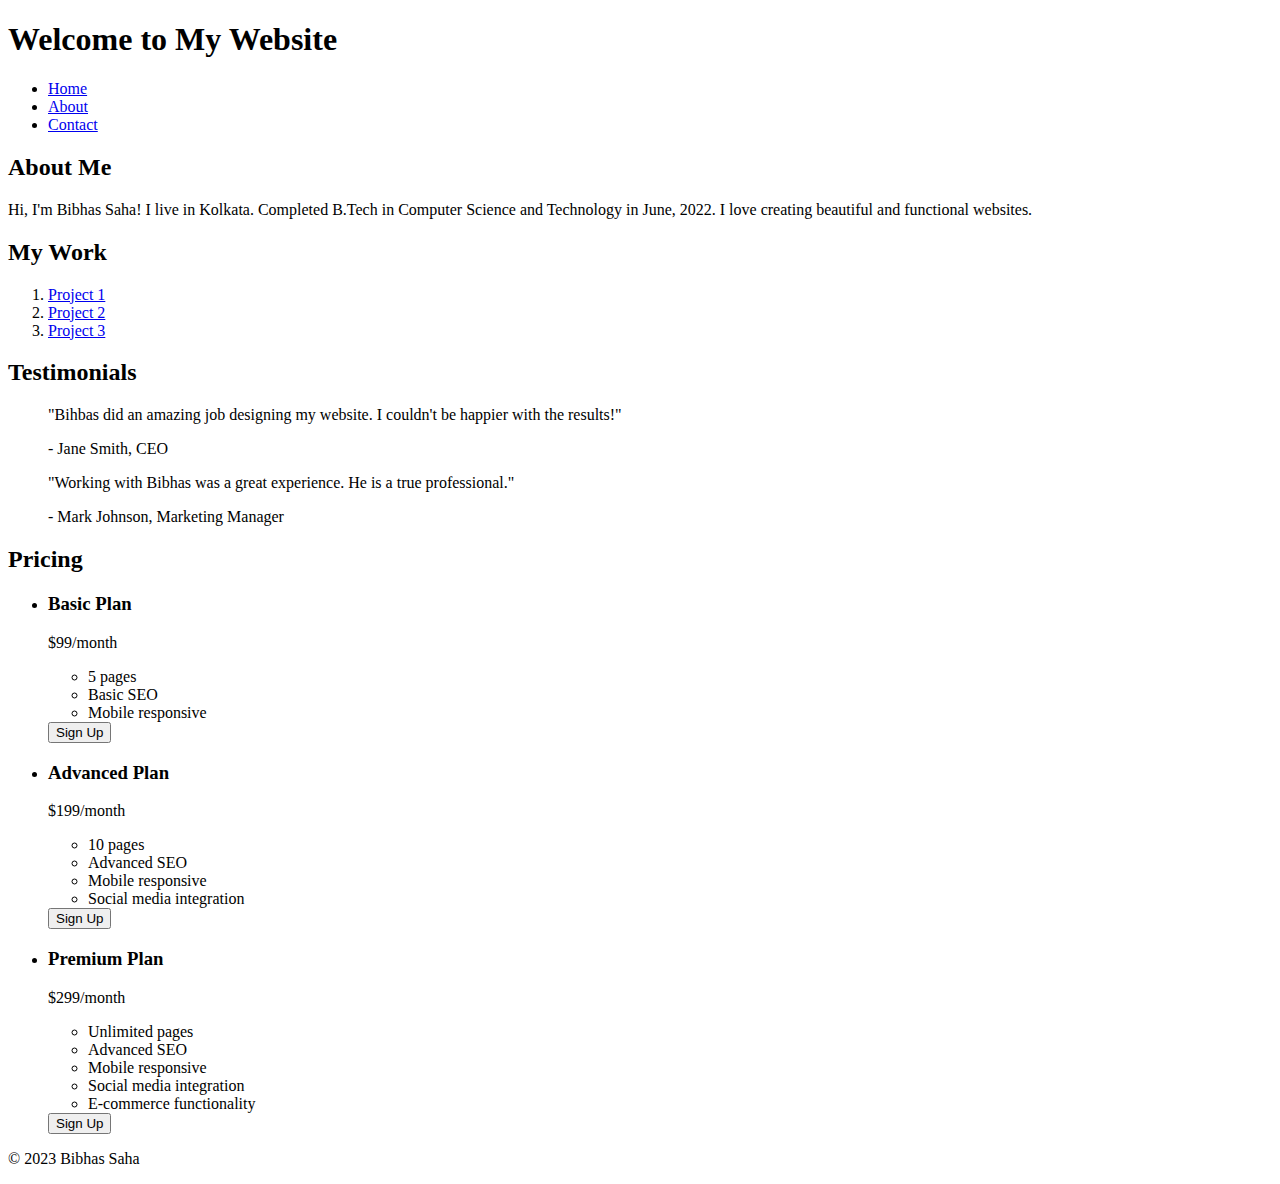
<file: FN1/index.html>
<!DOCTYPE html>
<html lang="en">
<head>
    <meta charset="UTF-8">
    <meta http-equiv="X-UA-Compatible" content="IE=edge">
    <meta name="viewport" content="width=device-width, initial-scale=1.0">
    <title>My Wesbite</title>
</head>
<body>
    <header>
        <h1>Welcome to My Website</h1>
        <nav>
            <ul>
                <li><a href="#">Home</a></li>
                <li><a href="#">About</a></li>
                <li><a href="#">Contact</a></li>
            </ul>
        </nav>
    </header>
    <section>
        <h2>About Me</h2>
        <p>Hi, I'm Bibhas Saha! I live in Kolkata. Completed B.Tech in Computer Science and Technology in June, 2022. 
            I love creating beautiful and functional websites.</p>
    </section>
    <section>
        <h2>My Work</h2>
        <ol>
            <li><a href="#">Project 1</a></li>
            <li><a href="#">Project 2</a></li>
            <li><a href="#">Project 3</a></li>
        </ol>
    </section>
    <section>
        <h2>Testimonials</h2>
        <blockquote>
            "Bihbas did an amazing job designing my website. I couldn't be happier with the results!"
        </blockquote>
        <blockquote>
            - Jane Smith, CEO
        </blockquote>
        <blockquote>
            "Working with Bibhas was a great experience. He is a true professional."
        </blockquote>
        <blockquote>
            - Mark Johnson, Marketing Manager
        </blockquote>
    </section>
    <section>
        <h2>Pricing</h2>
        <ul>
            <li>
                <h3>Basic Plan</h3>
                <p>$99/month</p>
                <ul>
                    <li>5 pages</li>
                    <li>Basic SEO</li>
                    <li>Mobile responsive</li>
                </ul>
                <button>Sign Up</button>
            </li>
            <li>
                <h3>Advanced Plan</h3>
                <p>$199/month</p>
                <ul>
                    <li>10 pages</li>
                    <li>Advanced SEO</li>
                    <li>Mobile responsive</li>
                    <li>Social media integration</li>
                </ul>
                <button>Sign Up</button>
            </li>
            <li>
                <h3>Premium Plan</h3>
                <p>$299/month</p>
                <ul>
                    <li>Unlimited pages</li>
                    <li>Advanced SEO</li>
                    <li>Mobile responsive</li>
                    <li>Social media integration</li>
                    <li>E-commerce functionality</li>
                </ul>
                <button>Sign Up</button>
            </li>
        </ul>
    </section>
    <footer>
        <p>© 2023 Bibhas Saha</p>
    </footer>
</body>
</html>
</file>
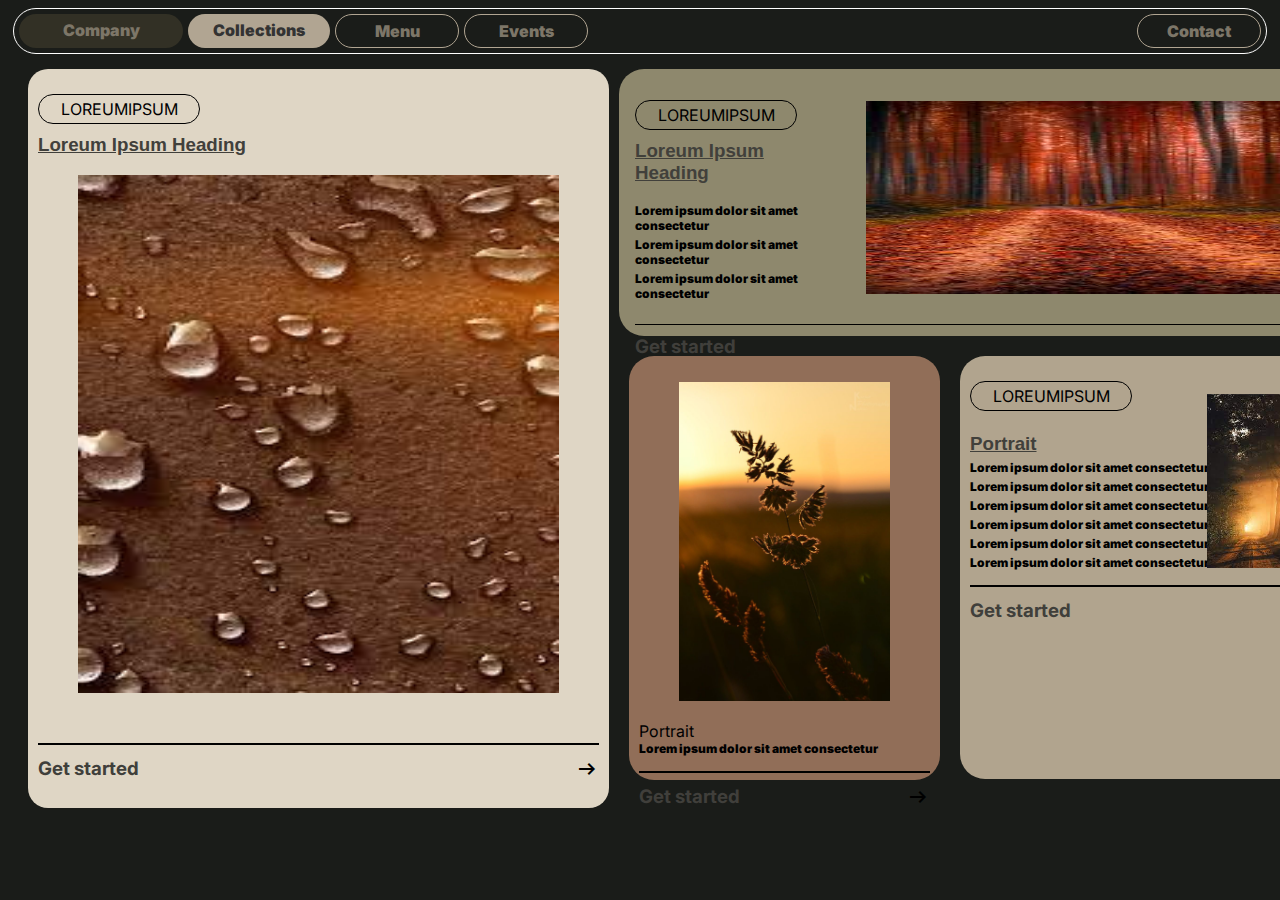
<file: FN1/Final Test/index.html>
<!DOCTYPE html>
<html lang="en">
  <head>
    <meta charset="UTF-8" />
    <meta http-equiv="X-UA-Compatible" content="IE=edge" />
    <meta name="viewport" content="width=device-width, initial-scale=1.0" />
    <title>F1 Module Test</title>
    <link
      rel="stylesheet"
      href="https://fonts.googleapis.com/css2?family=Material+Symbols+Outlined:opsz,wght,FILL,GRAD@48,400,0,0"
    />
    <link rel="preconnect" href="https://fonts.googleapis.com" />
    <link rel="preconnect" href="https://fonts.gstatic.com" crossorigin />
    <link
      href="https://fonts.googleapis.com/css2?family=Inter:wght@300&display=swap"
      rel="stylesheet"
    />
    <link rel="stylesheet" href="styles.css" />
  </head>
  <body>
    <nav>
      <div class="Container">
        <div class="left_half">
          <div class="item i1"><a href="#">Company</a></div>
          <div class="item i2">
            <a href="#" class="collection">Collections</a>
          </div>
          <div class="item i3"><a href="#">Menu</a></div>
          <div class="item i4"><a href="#">Events</a></div>
        </div>
        <div class="right_half">
          <div class="item i5"><a href="#">Contact</a></div>
        </div>
      </div>
    </nav>

    <main>
      <div class="left-part">
        <div class="div1">
          <div class="i6">LOREUMIPSUM</div>
          <h3 class="heading1">Loreum Ipsum Heading</h3>
          <figure><img class="img1" src="photo1.jpg" alt="" /></figure>
          <div class="line"></div>
          <div class="btm2">
            <h3 class="head3">Get started</h3>
            <span class="material-symbols-outlined"> arrow_right_alt </span>
          </div>
        </div>
      </div>
      <div class="right-part">
        <div class="cont">
          <div class="div2">
            <div class="left-half">
              <div class="i6">LOREUMIPSUM</div>
              <h3 class="heading1">Loreum Ipsum Heading</h3>
              <p>Lorem ipsum dolor sit amet consectetur</p>
              <p>Lorem ipsum dolor sit amet consectetur</p>
              <p>Lorem ipsum dolor sit amet consectetur</p>
            </div>
            <div class="right-half">
                <figure><img class="image2" src="photo2.jpg" alt="" /></figure>
            </div>
          </div>
          <div class="bt1">
            <h3 class="head3">Get started</h3>
            <span class="material-symbols-outlined"> arrow_right_alt </span>
          </div>
        </div>

        <div class="last2">
          <div class="div3">
            <figure><img class="image3" src="photo3.jpg" alt="" /></figure
            <h3 class="heading1">Portrait</h3>
            <div class="p1">
              <p>Lorem ipsum dolor sit amet consectetur</p>            
            </div>
            <div class="line"></div>
            <div class="btm2">
              <h3 class="head3">Get started</h3>
              <span class="material-symbols-outlined"> arrow_right_alt </span>
            </div>
          </div>
          <div class="div4">
            <div class="i6">LOREUMIPSUM</div>
            <div class="both">
              <h3 class="heading1 last-head">Portrait</h3>
            <figure><img class="img2" src="photo4.jpg" alt="" /></figure>
            </div>
            <div class="para-last">
              <p>Lorem ipsum dolor sit amet consectetur</p>
              <p>Lorem ipsum dolor sit amet consectetur</p>
              <p>Lorem ipsum dolor sit amet consectetur</p>
              <p>Lorem ipsum dolor sit amet consectetur</p>
              <p>Lorem ipsum dolor sit amet consectetur</p>
              <p>Lorem ipsum dolor sit amet consectetur</p>
            </div>

            <div class="line"></div>
            <div class="btm2 last-col">
              <h3 class="head3">Get started</h3>
              <span class="material-symbols-outlined"> arrow_right_alt </span>
            </div>
          </div>
        </div>
      </div>
    </main>
  </body>
</html>
</file>
<file: FN1/Final Test/styles.css>
body {
    background-color: #1a1c19;
    font-family: "Inter", sans-serif;
  }
  .Container {
    display: flex;
    justify-content: space-between;
    border: 0.1px solid white;
    border-radius: 25px;
    margin: 5px;
    padding: 5px;
  }
  .left_half {
    display: flex;
    gap: 5px;
  }
  a {
    text-decoration: none;
    color: #7d7668;
    font-weight: 900;
  }
  .collection {
    color: #333333;
  }
  .image2 {
    width: 459px;
    height: 193px;
  }
  .item {
    padding: 6px;
    width: 130px;
    text-align: center;
    border-radius: 20px;
  }
  .i1 {
    background-color: #323025;
    border: none;
    width: 152px;
  }
  .i2 {
    background-color: #b1a592;
    border: none;
    color: #605c55;
  }
  
  .i3 {
    border: 0.1px solid #b1a592;
    width: 110px;
  }
  .i4 {
    border: 0.1px solid #b1a592;
    width: 110px;
  }
  
  .i5 {
    border: 0.1px solid #b1a592;
    width: 110px;
  }
  
  .div1 {
    background-color: #dfd6c5;
    margin-left: 20px;
    margin-top: 10px;
    padding: 10px;
    width: 561px;
    border-radius: 20px;
  }
  .heading1 {
    font-family: Verdana, Geneva, Tahoma, sans-serif;
    /* font-family: "Inter", sans-serif; */
    font-weight: bold;
    text-decoration: underline;
    margin-top: 10px;
    color: #41403b;
  }
  .img1 {
    height: 518px;
    width: 100%;
    margin-bottom: 30px;
  }
  
  figure img {
	-webkit-transform: scale(1);
	transform: scale(1);
	-webkit-transition: .3s ease-in-out;
	transition: .3s ease-in-out;
}
figure:hover img {
	-webkit-transform: scale(1.1);
	transform: scale(1.1);
}

  .bottom {
    border-top: 0.1px solid black;
    display: flex;
    justify-content: space-between;
    margin-top: 10px;
    align-items: center;
    font-weight: 700;
    margin-bottom: 20px;
  }
  .i6 {
    border: 1px solid black;
    width: 152px;
    padding: 4px;
    text-align: center;
    border-radius: 25px;
    margin-top: 15px;
  }
  main {
    display: flex;
    position: relative;
  }
  
  .div2 {
    display: flex;
    border-bottom: 0.1px solid black;
    gap: 10px;
  }
  .cont {
    top: 10px;
    background-color: #8e886d;
    height: 235px;
    width: 730px;
    margin-left: 10px;
    margin-top: 10px;
    margin-right: 20px;
    padding: 16px;
    border-radius: 25px;
  }
  .right-half {
    margin-left: 10px;
    margin-bottom: 10px;
  }
  h3 {
    margin-top: 0px;
  }
  .bt1 {
    display: flex;
    justify-content: space-between;
    margin-top: 10px;
    align-items: flex-start;
  }
  
  .div3 {
    margin-top: 20px;
    margin-left: 20px;
    background-color: #916e58;
    width: 291px;
    height: 404px;
    padding: 10px;
    border-radius: 25px;
  }
  .btm2 {
    display: flex;
    justify-content: space-between;
    margin-top: 12px;
  }
  .line {
    border: 0.1px solid black;
    padding: 0;
  }
  .p1 {
    margin-bottom: 15px;
  }
  .last2 {
    display: flex;
  }
  .image3 {
    width: 100%;
  }
  .div4 {
    margin-top: 20px;
    margin-left: 20px;
    background-color: #b1a48e;
    border-radius: 25px;
    padding: 10px;
    width: 401px;
    height: 403px;
    position: relative;
  }
  p {
    margin: 0;
    margin-bottom: 4px;
    font-size: 12px;
    font-weight: 900;
  }
  .para-last {
    margin-bottom: 15px;
  }
  
  .last-col {
    margin-top: 12px;
  }
  
  .para {
    margin-bottom: 20px;
    font-weight: 900;
  }
  
  .head3 {
    color: #403f3b;
  }
  
  .last-head {
    margin-bottom: 5px;
    margin-top: 22px;
  }
  
  .both {
    display: flex;
    justify-content: space-between;
  }
  
  .img2 {
    position: absolute;
    right: 94px;
    top: 38px;
    width: 80px;
  }
</file>
